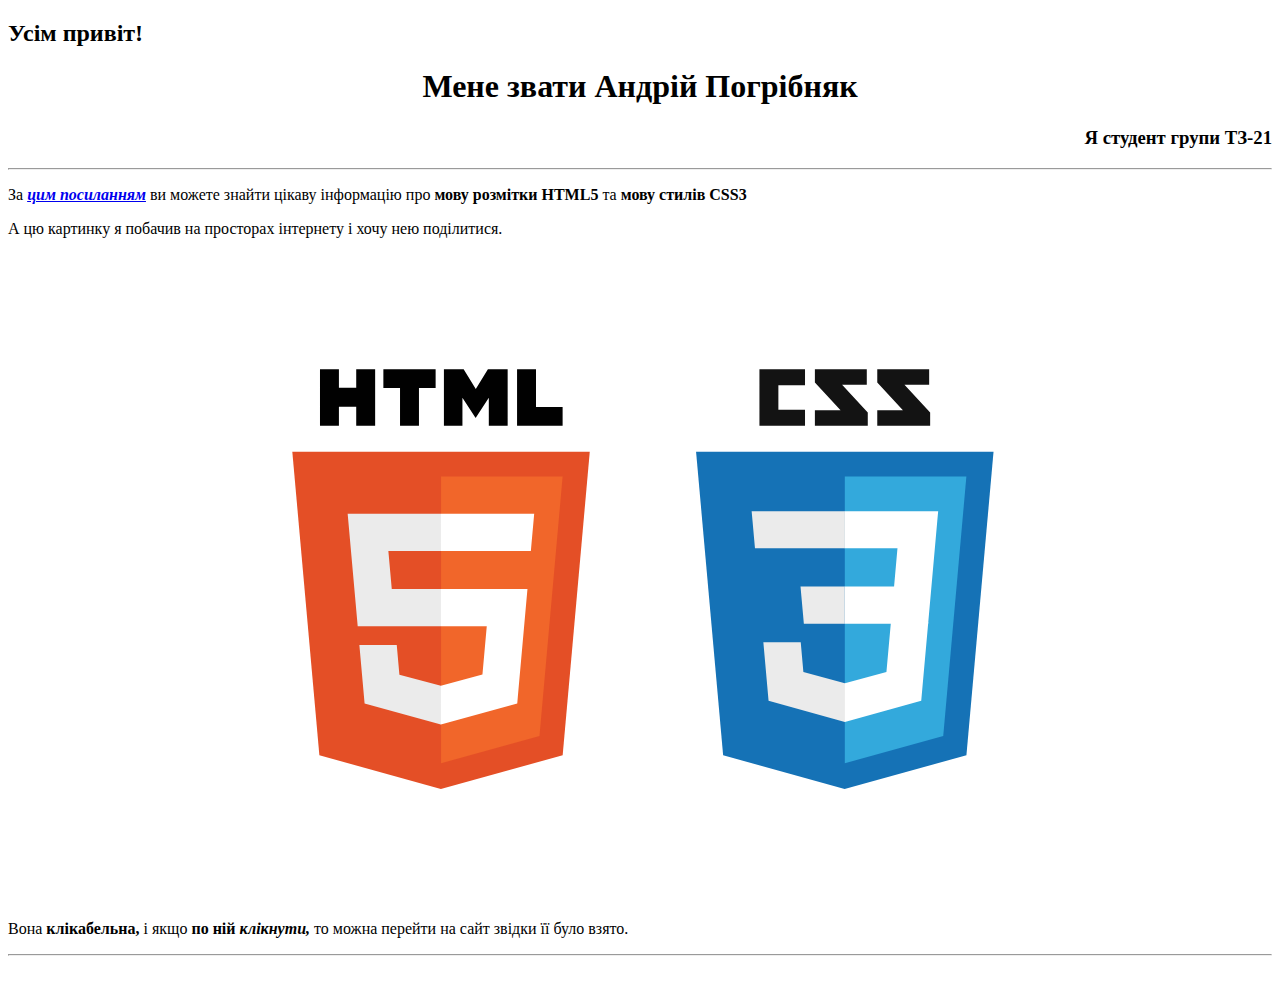
<file: Lab1/index.html>
<!DOCTYPE html>
<html lang="uk">
    <head>
        <meta charset="utf-8">
        <title>Лaбораторна робота 1 ТЗ-21 Погрібняк А.А.</title>
    </head>
    <body>
        <h2>Усім привіт!</h2>  
        <h1 style="text-align: center;">Мене звати Андрій Погрібняк</h1>
        <h3 style="text-align: right;">Я студент групи ТЗ-21</h3> 
        <hr>
        <p>
            За <b><i><a href="https://developer.mozilla.org/en-US/" target="_blank"> цим посиланням</a></i></b> ви можете знайти цікаву інформацію про <b>мову розмітки HTML5</b> та <b>мову стилів CSS3</b>
        </p>    
        <p>А цю картинку я побачив на просторах інтернету і хочу нею поділитися.</p>
        <br>
        <p style="text-align: center;"><a href="https://codeburst.io/25-html-css-tutorials-6a864f387185" target="_blank"><img src="images/1_lJ32Bl-lHWmNMUSiSq17gQ.png"  alt="HTML and CSS" ></a></p>
        <p>
            Вона <b>клікабельна,</b> і якщо <b>по ній <i>клікнути,</i></b> то можна перейти на сайт звідки її було взято.
        </p>
        <hr>
        <br>
    </body>

</html>
</file>
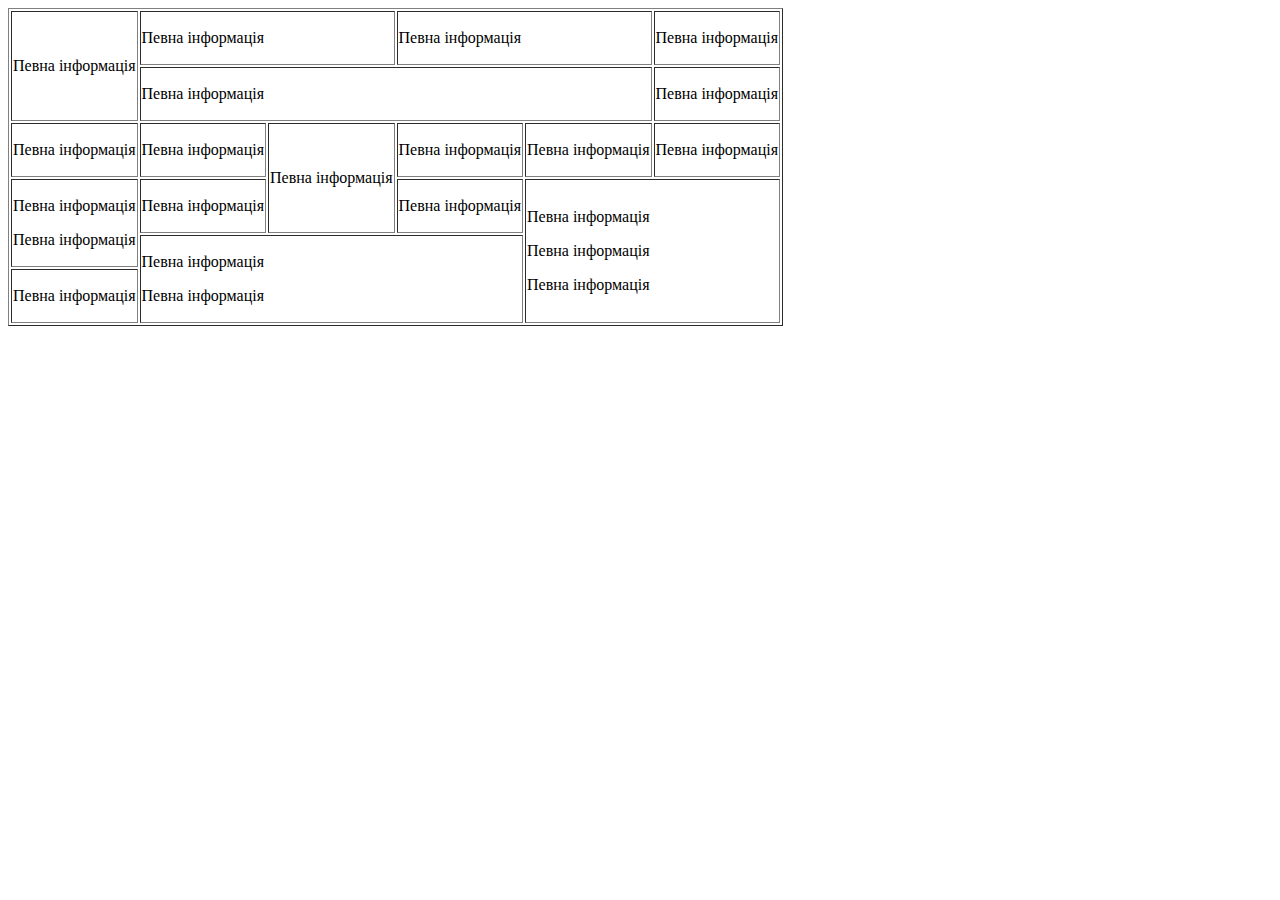
<file: Lab2/index.html>
<!DOCTYPE html>
<html>
    <head>
        <meta charset="utf-8">
        <title>Лабораторна робота 2 ТЗ-21 Погрібняк А.А.</title>
    </head>
    <body>
        <table border="1">
            <tr>
                <td rowspan="2"><p>Певна інформація</p></td>
                <td colspan="2"><p>Певна інформація</p></td>
                <td colspan="2"><p>Певна інформація</p></td>
                <td><p>Певна інформація</p></td>
            </tr>
            <tr>
                <td colspan="4"><p>Певна інформація</p></td>
                <td><p>Певна інформація</p></td>
            </tr>
            <tr>
                <td><p>Певна інформація</p></td>
                <td><p>Певна інформація</p></td>
                <td rowspan="2">Певна інформація</td>
                <td><p>Певна інформація</p></td>
                <td><p>Певна інформація</p></td>
                <td><p>Певна інформація</p></td>
            </tr>
            <tr>
                <td rowspan="2">
                    <p>Певна інформація</p>
                    <p>Певна інформація</p>
                </td>
                <td><p>Певна інформація</p></td>
                <td><p>Певна інформація</p></td>
                <td rowspan="3" colspan="2"><p>Певна інформація</p><p>Певна інформація</p><p>Певна інформація</p></td>
            </tr>
            <tr>
                <td rowspan="2" colspan="3"><p>Певна інформація</p><p>Певна інформація</p></td>
            </tr>
            <tr>
                <td><p>Певна інформація</p></td>
            </tr>
        
        </table>
    </body>
</html>
</file>
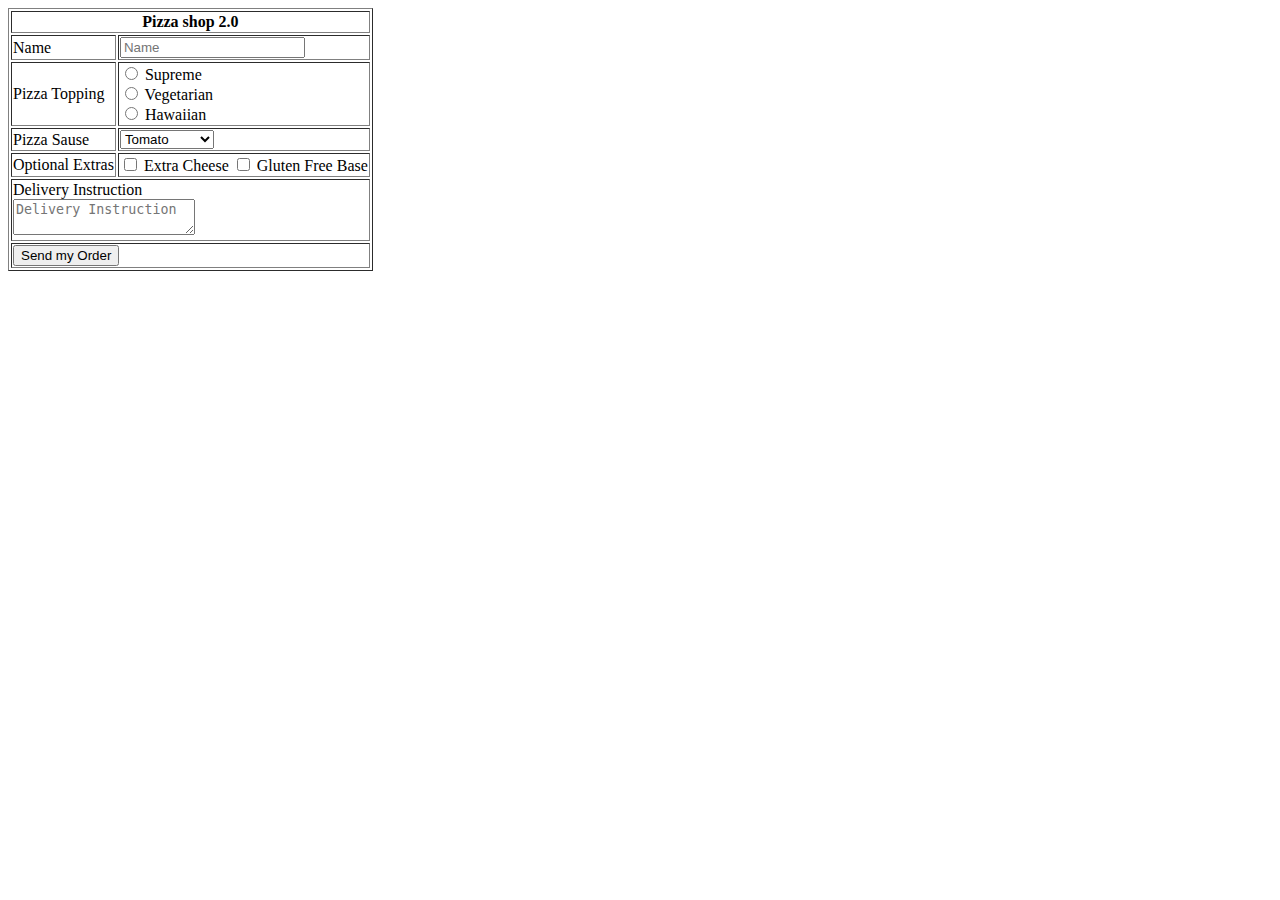
<file: Lab3/index.html>
<!DOCTYPE html>
<html lang="en">
    <head>
        <meta charset="utf-8">
        <title>Лабораторна робота 3 ТЗ-21 Погрібняк А.А.</title>
    </head>
    <body>
        <table border="1">
            <tr>
                <th colspan="2"><b>Pizza shop 2.0</b></th>
            </tr>
            <tr>
                <th style="font-weight: normal;text-align: left;"><label for="name">Name</label></th>
                <th Style="text-align: left;"><input id="name" type="text" name="name" placeholder="Name"></th>
            </tr>
            <tr>
                <th style="font-weight: normal;text-align: left;">Pizza Topping</th>
                <th style="font-weight: normal; text-align: left;" >
                    <input type="radio" id="Supreme" name="Topping" value="S">
                    <label for="Supreme">Supreme</label><br>
                    <input type="radio" id="Vegetarian" name="Topping" value="V">
                    <label for="Vegetarian">Vegetarian</label><br>
                    <input type="radio" id="Hawaiian" name="Topping" value="H">
                    <label for="Hawaiian">Hawaiian</label>
                </th>
            </tr>
            <tr>
                <th style="font-weight: normal;text-align: left;"><label for="Sause">Pizza Sause</label></th>
                <th style="font-weight: normal;text-align: left;">
                      <select id="Sause" name="Pizza Sause">
                        <option value="Tomato">Tomato</option>
                        <option value="Mayonnaise">Mayonnaise</option>
                        <option value="BBQ">BBQ</option>
                      </select>
                </th>
            </tr>
            <tr>
                <th style="font-weight: normal;text-align: left;">Optional Extras</th>
                <th  style="font-weight: normal;text-align: left;">
                    <input type="checkbox" id="ExtraCheese" name="Extras" value="C">
                    <label for="ExtraCheese">Extra Cheese</label>
                    <input type="checkbox" id="GlutenFreeBase" name="Extras" value="G">
                    <label for="GlutenFreeBase">Gluten Free Base</label>
                </th>
            </tr>
            <tr>
                <th style="font-weight: normal;text-align: left;" colspan="2"><label for="Delivery">Delivery Instruction</label><br>
                <textarea id="Delivery" name="Delivery" placeholder="Delivery Instruction"></textarea>
                </th>
            </tr>
            <tr>
                <th style="font-weight: normal;text-align: left;" colspan="2" ><button type="submit">Send my Order</button></th>
            </tr>
        </table>
    </body>
</html>
</file>
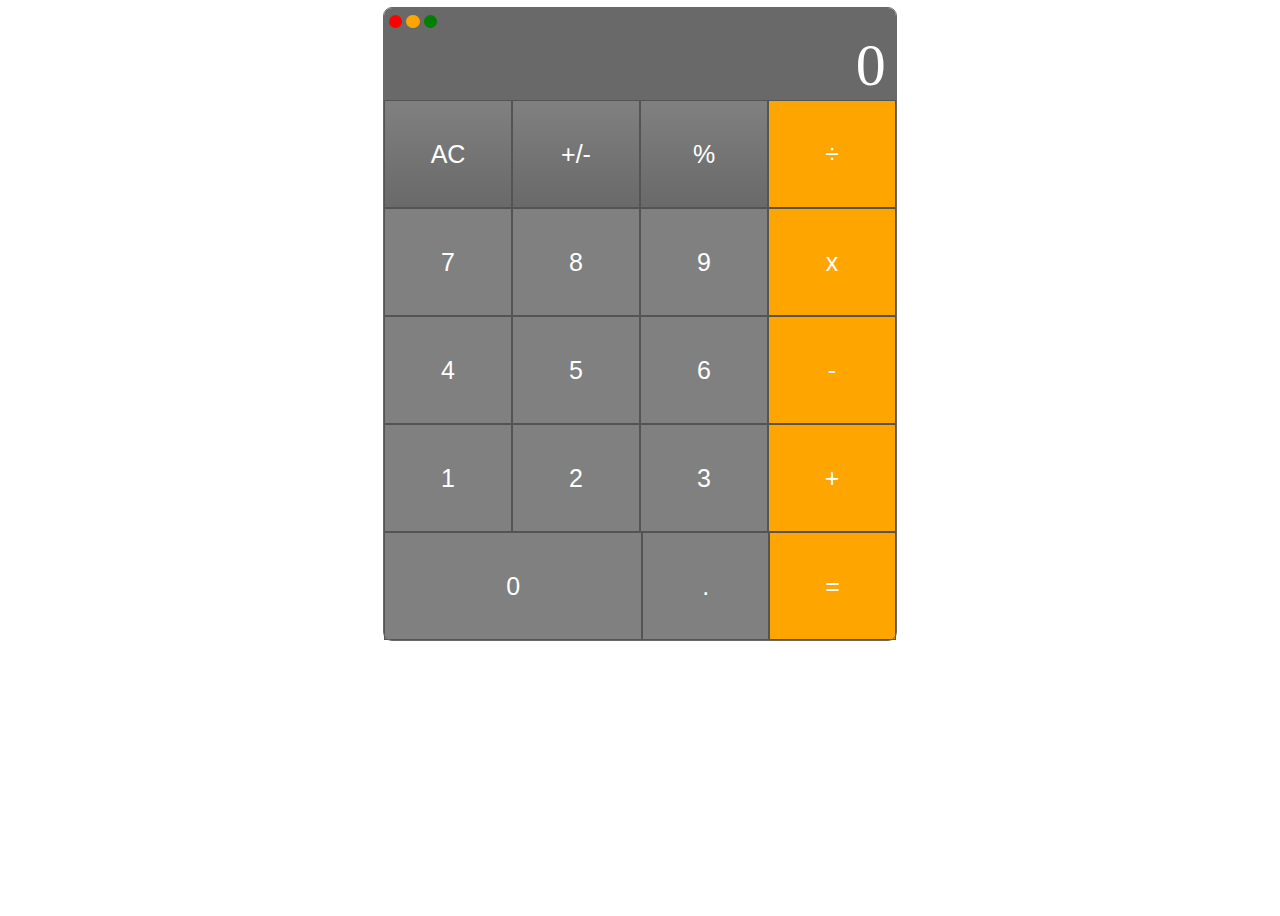
<file: Lab4/index.html>
<!DOCTYPE html>
<html lang="uk">
    <head>
        <meta charset="utf-8">
        <title>Pohribniak Andrii TZ-21 Lab4</title>
        <link rel="stylesheet" href="index.css">
    </head>
    <body>
        <div class="container">

            <div class="head">
                <button class="circle circle1"></button> 
                <button class="circle circle2"></button>
                <button class="circle circle3"></button>
            </div>  

             <div class="body">
                
                <div class="calc">0</div>

                <div class="buttons">
                    <button class="b row">AC</button>
                    <button class="b row">+/-</button>
                    <button class="b row">%</button>
                    <button class="b orange operator">&divide;</button>
                </div>
                <div class="buttons">
                    <button class="b">7</button>
                    <button class="b">8</button>
                    <button class="b">9</button>
                    <button class="b orange operator">x</button>
                </div>
                <div class="buttons">
                    <button class="b">4</button>
                    <button class="b">5</button>
                    <button class="b">6</button>
                    <button class="b orange operator">-</button>
                </div>
                <div class="buttons">
                    <button class="b">1</button>
                    <button class="b">2</button>
                    <button class="b">3</button>
                    <button class="b orange operator">+</button>
                </div>
                <div class="buttons">
                    <button class="bb s">0</button>
                    <button class="bb">.</button>
                    <button class="bb orange operator">=</button>   
                </div>

            </div>
        </div>
    </body>
</html>
</file>
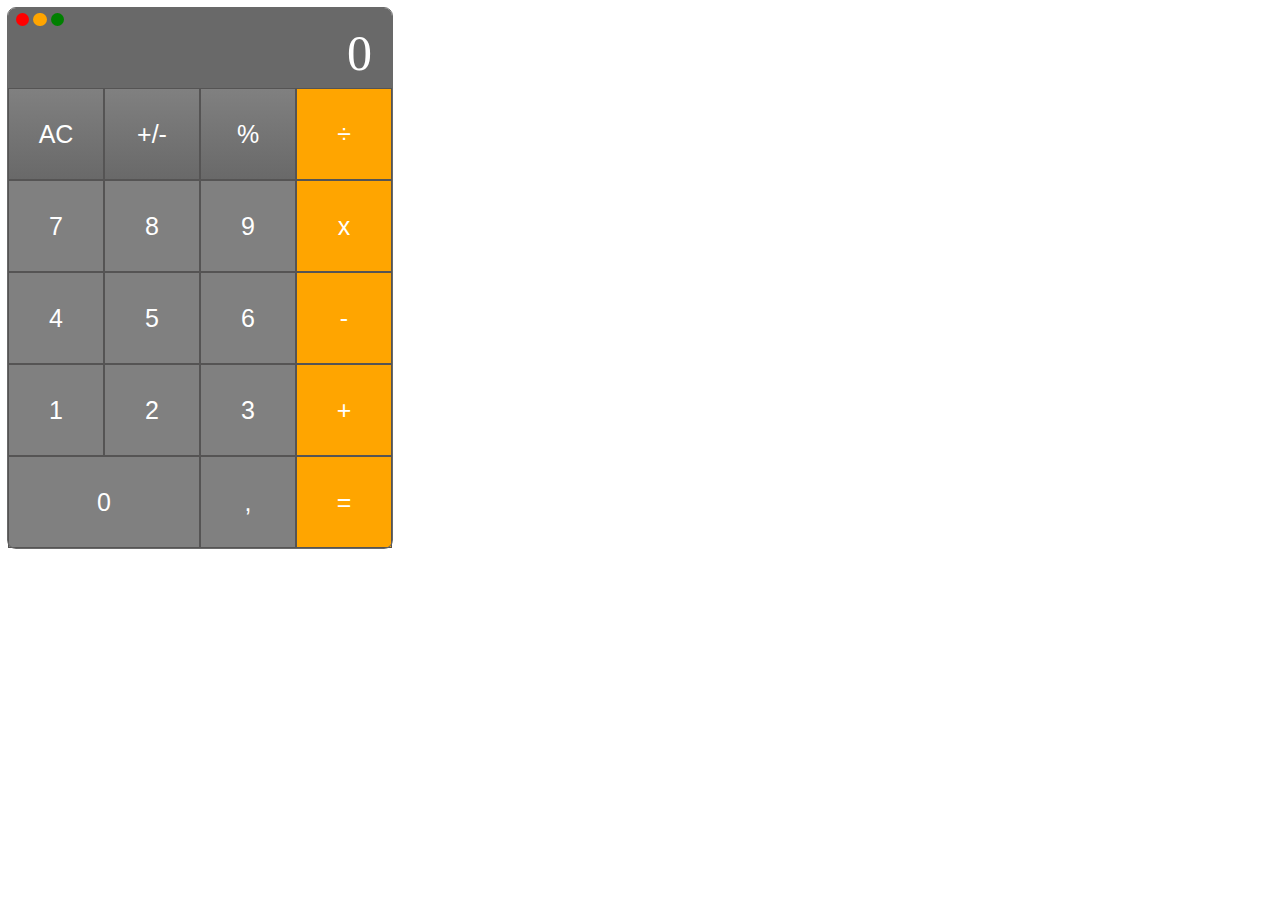
<file: Lab5/index.html>
<!DOCTYPE html>
<html lang="uk">
    <head>
        <meta charset="utf-8">
        <title>Pohribniak Andrii TZ-21 Lab5</title>
        <link rel="stylesheet" href="index.css">
    </head>
    <body>
        <article class="container">
            <section class="head">
                <button class="circle circle1"></button> 
                <button class="circle circle2"></button>
                <button class="circle circle3"></button>
            </section>
            <section class="main">0</section>
            <section class="buttons">
                <button class="b b1 row">AC</button>
                <button class="b b2 row">+/-</button>
                <button class="b b3 row">%</button>
                <button class="b b4 orange">&divide;</button>
                <button class="b b5">7</button>
                <button class="b b6">8</button>
                <button class="b b7">9</button>
                <button class="b b8 orange">x</button>
                <button class="b b9">4</button>
                <button class="b b10">5</button>
                <button class="b b11">6</button>
                <button class="b b12 orange">-</button>
                <button class="b b13">1</button>
                <button class="b b14">2</button>
                <button class="b b15">3</button>
                <button class="b b16 orange">+</button>
                <button class="b b17">0</button>
                <button class="b b18">,</button>
                <button class="b b19 orange">=</button>  
            </section>
        </article>
    </body>
</html>
</file>
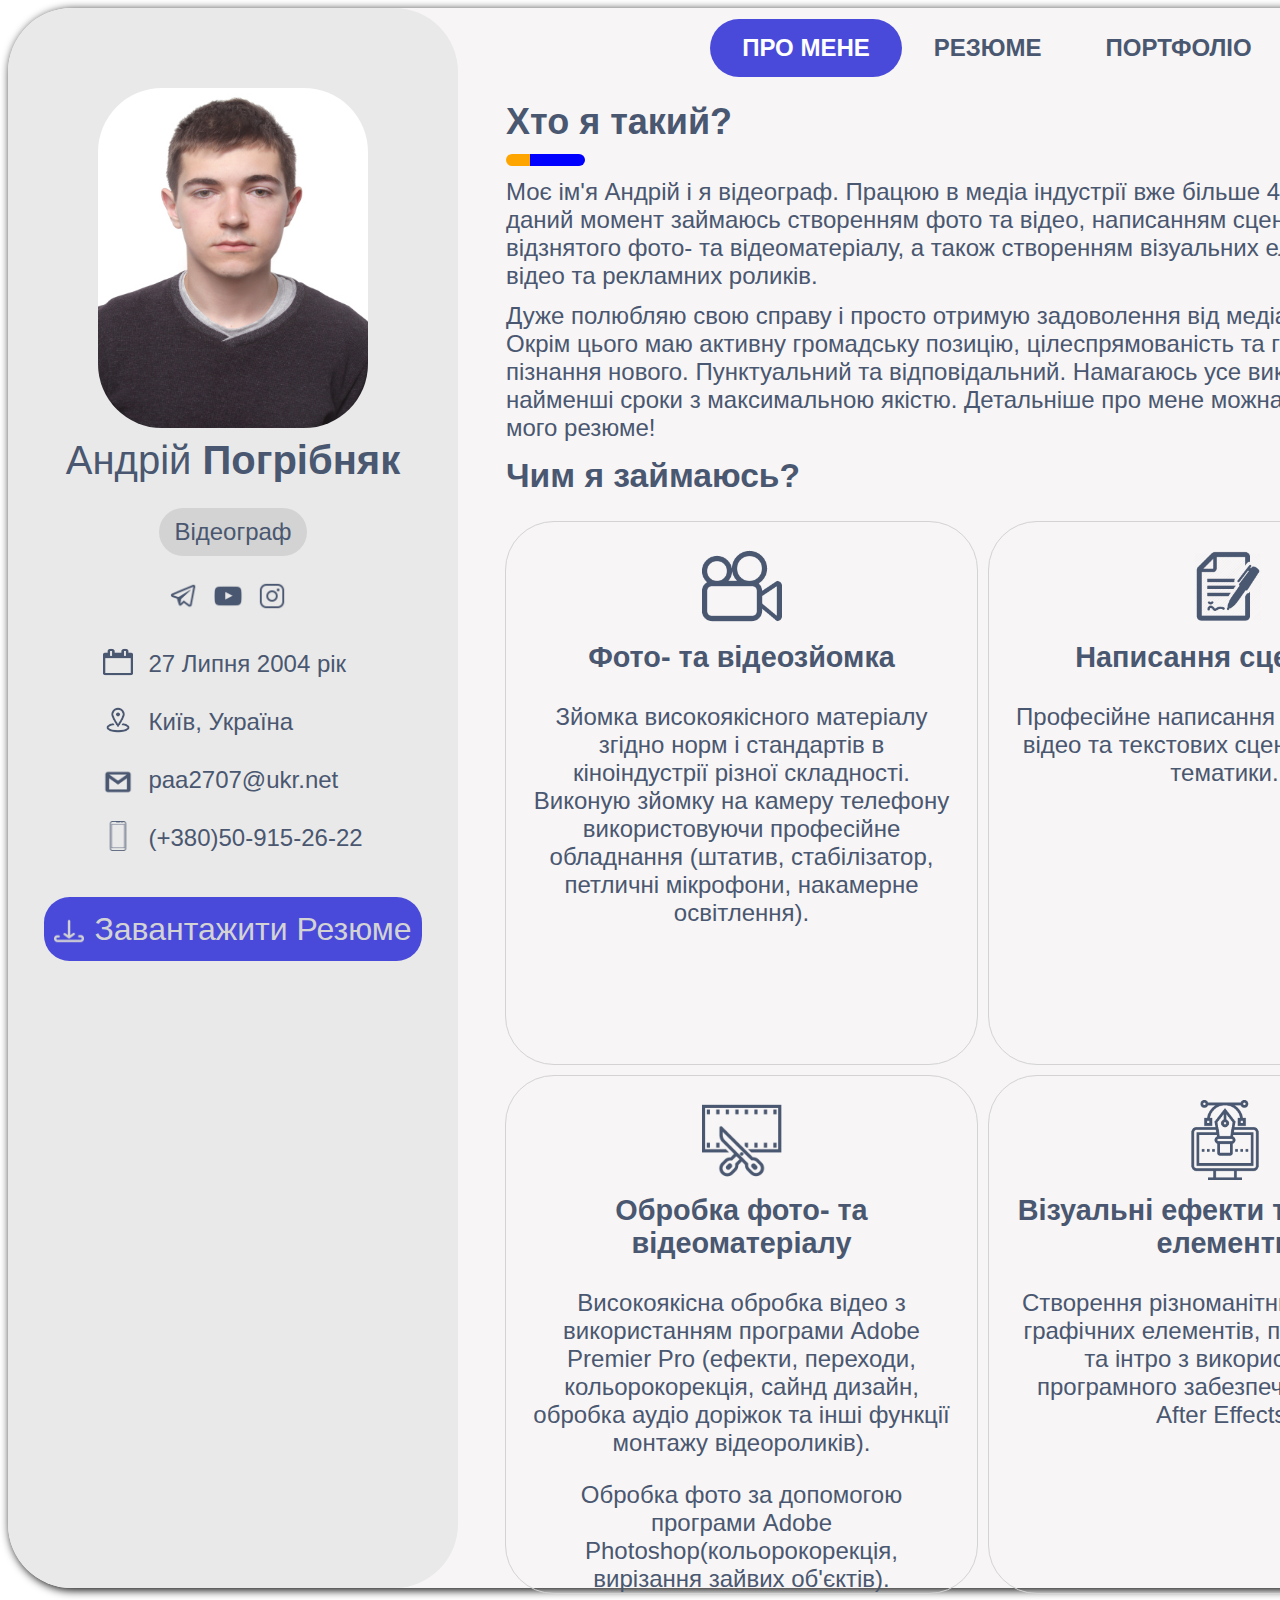
<file: Lab6/index.html>
<!DOCTYPE html>
<html lang="uk">
    <head>
        <meta charset="utf-8">
        <title>Pohribniak Andrii TZ-21 Lab6</title>
        <link rel="stylesheet" href="index.css">
    </head>
    <body>
        <article class="main">
            <section id="aboutme">
                <img src="images\IMG_0505.jpg" alt="My Photo" width="270em" height="340em" id="Photo">
                <p id="name">Андрій <b>Погрібняк</b></p>
                <section class="a">
                    <p id="job">Відеограф</p>
                </section>
                <section class="socialmedia">
                    <a href="https://t.me/Paa2707" target="_blank" id="Telegram"> <img src="images\Telegram.png" alt="Telegram" width="30em" height="30em"></a>
                    <a href="https://youtube.com/@_Hybrid_Channel_?si=zrD72AfcQAbTYGBj" target="_blank" id="YouTube"><img src="images\YouTube.png" alt="YouTube" width="30em" height="30em"></a>
                    <a href="https://www.instagram.com/paa27071?igsh=MXdxcXZ2ZjE5M3Bjbg==" target="_blank" id="Instagram"><img src="images\Instagram.png" alt="Instagram" width="30em" height="30em"></a>
                </section>
                <section class="shirtinfo">
                    <section class="shirtinfoone">
                        <img src="images\calendar1.png" width="30em" height="30em" id="calendar1"><p id="birthday"> 27 Липня 2004 рік</p>
                    </section>
                    <section class="shirtinfotwo">
                        <img src="images\geo.png" width="30em" height="30em" id="place1"><p id="place">Київ, Україна</p>
                    </section>
                    <section class="shirtinfothree">
                        <img src="images\email.png" width="30em" height="30em" id="email1"><p id="email">paa2707@ukr.net</p>
                    </section>
                    <section class="shirtinfofour">
                        <img src="images\phone.png" width="30em" height="30em" id="phone1"><p id="phone">(+380)50-915-26-22</p>
                    </section>
                </section>
                <buttom class="rezume">
                    <a href="https://drive.google.com/uc?export=download&id=1hxY-AskPUXwemL8trtC-s3avmwbtiVjc" download id="rezumepos">
                        <section class="pp">
                            <img src="images\download.png" width="30em" height="30em" id="download">
                            <p id="rezume">Завантажити Резюме</p>
                        </section>
                    </a>
                </buttom>
            </section>

            
            <section id="datails">
                <nav class="navigation">
                    <button id="about"><b>ПРО МЕНЕ</b></button>
                    <button id="resume"><b>РЕЗЮМЕ</b></button>
                    <button id="portfolio"><b>ПОРТФОЛІО</b></button>
                    <button id="contact"><b>КОНТАКТИ</b></button>
                </nav>
                <section class="information">
                    <p id="info1"><b>Хто я такий?</b></p>
                    <section class="line">
                        <section id="line1"></section>
                        <section id="line2"></section>
                    </section>
                    <p id="maininfo">
                        Моє ім'я Андрій і я відеограф. Працюю в медіа індустрії вже більше 4-ох років. І на даний момент займаюсь створенням фото та відео, написанням сценаріїв, обробкою відзнятого фото- та відеоматеріалу, а також створенням візуальних елементів для відео та рекламних роликів.
                    </p>
                    <p id="maininfo">
                        Дуже полюбляю свою справу і просто отримую задоволення від медіа напрямку. Окрім цього маю активну громадську позицію, цілеспрямованість та готовність до пізнання нового. Пунктуальний та відповідальний.  Намагаюсь усе виконати в найменші сроки з максимальною якістю. Детальніше про мене можна дізнатися з мого резюме!
                    </p>
                </section>
                <section class="work">
                    <p id="work"><b>Чим я займаюсь?</b></p>
                    <section id="type1">
                        <img src="images\camera.png" width="80em" height="80em" id="camera">
                        <p id="type11"><b>Фото- та відеозйомка</b></p>
                        <p id="type111">Зйомка високоякісного матеріалу згідно норм і стандартів в кіноіндустрії різної складності. Виконую зйомку на камеру телефону використовуючи професійне обладнання (штатив, стабілізатор, петличні мікрофони, накамерне освітлення).</p>
                    </section>
                    <section id="type2">
                        <img src="images\scen.png" width="80em" height="80em" id="scenarii">
                        <p id="type22"><b>Написання сценаріїв</b></p>
                        <p id="type222">Професійне написання сценаріїв для відео та текстових сценаріїв на різні тематики.</p>
                    </section>
                    <section id="type3">
                        <img src="images\montaj.png" width="80em" height="80em" id="obrobka">
                        <p id="type33"><b>Обробка фото- та відеоматеріалу</b></p>
                        <p id="type333">Високоякісна обробка відео з використанням програми Adobe Premier Pro (ефекти, переходи, кольорокорекція, сайнд дизайн, обробка аудіо доріжок та інші функції монтажу відеороликів).</p>
                        <p id="type3333">Обробка фото  за допомогою програми Adobe Photoshop(кольорокорекція, вирізання зайвих об'єктів).</p>
                    </section>
                    <section id="type4">
                        <img src="images\design.png" width="80em" height="80em" id="design">
                        <p id="type44"><b>Візуальні ефекти та графічні елементи</b></p>
                        <p id="type444">Створення різноманітних ефектів та графічних елементів, промо роликів та інтро з використанням програмного забезпечення Adobe After Effects.</p>
                    </section>
                </section>

            </section>
        </article>
    </body>
</html>
</file>
<file: Lab4/index.css>
body{
    min-height: 100vh;
    display:flex;
    justify-content: center;
    align-items: flex-start;
}

.container {
    display: flex;
    border-radius: 0.5em;
    outline: 1px solid rgb(105, 105, 105);
    background-color: rgb(105, 105, 105);
    max-width: 40vw;
    max-height: 100vh;
    flex-direction: column;
    flex: 0 1 60%;
}
.circle{
      border-radius: 50%;
      height: 1em;
      width: 1em;
      border: none;
      justify-content: space-around;
}
.circle1 {
    background-color: red; 
}
.circle2 {
    background-color: orange; 
}
.circle3 {
    background-color: green;  
}

.body{
    max-width: 40vw;
    max-height: 99vh;
}
.head{
    padding-left: 5px;
    padding-top: 5px;
}
.calc{
    background-color: rgb(105, 105, 105);
    color: white;
    font-size: 2em;
    border:0;
    text-align: right;
    max-width: 98%;
    max-height: 30vh;
    font-size: 60px;
    font-weight: 10;   
}


.buttons{
    display:flex;
    max-width: 100%;
    align-items: stretch;
}

.b{
    color: white;
    font-size: 25px;
    height: 12vh;
    border:1px solid #555454;
    background: gray;
    flex: 1 0 25%;
}
.b:hover{
    background:rgb(165, 165, 165);
    color: white;
}
.bb{
    color: white;
    font-size: 25px;
    height: 12vh;
    border:1px solid #555454;
    background: gray;
    flex-grow: 1;
    flex-basis: 23vh;
}
.bb:hover{
    background:rgb(165, 165, 165);
    color: white;
}
.s{
    flex-basis: 48vh;
}

.row{
    background: linear-gradient(gray,rgb(105, 105, 105));
}
.orange{
    background-color:orange;
}
.orange:hover{
    background:rgb(255, 198, 92);
    color: white;
}
</file>
<file: Lab5/index.css>
.container{
    border-radius: 0.5em;
    outline: 1px solid rgb(105, 105, 105);
    background-color: rgb(105, 105, 105);
    width: 30em;
    height: 60em;
    max-width: 30vw;
    max-height: 60vh;
    min-width: 200px;
    min-height: 300px;
    display: grid;
    grid-template-columns: 1fr 1fr 1fr 1fr;
    grid-template-rows: 1em 4em 1fr ;

    grid-template-areas: 
    "head head head head"
    "main main main main"
    "buttons buttons buttons buttons";
}
.circle{
    border-radius: 50%;
    height: 1em;
    width: 1em;
    border: none;

}
.circle1 {
  background-color: red; 
}
.circle2 {
  background-color: orange; 
}
.circle3 {
  background-color: green;  
}


.head{
    grid-area: head;
    padding-top: 0.2em;
    padding-left: 0.5em;
}
.main{
    grid-area: main;
    color: white;
    border:0;
    text-align: right;
    font-size: 50px;
    font-weight: 6;  
    padding-right: 0.4em; 
}
.buttons{
    grid-area: buttons;
    display: grid;
    grid-template-columns: 1fr 1fr 1fr 1fr;
    grid-template-rows: 1fr 1fr 1fr 1fr 1fr;

    grid-template-areas: 
    "b1 b2 b3 b4"
    "b5 b6 b7 b8"
    "b9 b10 b11 b12"
    "b13 b14 b15 b16"
    "b17 b17 b18 b19"; 
}
.b{
    color: white;
    font-size: 25px;
    border:1px solid #555454;
    background: gray;
}
.b:hover{
    background:rgb(165, 165, 165);
    color: white;
}
.row{
    background: linear-gradient(gray,rgb(105, 105, 105));
}
.orange{
    background-color:orange;
}
.orange:hover{
    background:rgb(255, 198, 92);
    color: white;
}
.b1{
    grid-area: b1;
}
.b2{
    grid-area: b2;
}
.b3{
    grid-area: b3;
}
.b4{
    grid-area: b4;
}
.b5{
    grid-area: b5;
}
.b6{
    grid-area: b6;
}
.b7{
    grid-area: b7;
}
.b8{
    grid-area: b8;
}
.b9{
    grid-area: b9;
}
.b10{
    grid-area: b10;
}
.b11{
    grid-area: b11;
}
.b12{
    grid-area: b12;
}
.b13{
    grid-area: b13;
}
.b14{
    grid-area: b14;
}
.b15{
    grid-area: b15;
}
.b16{
    grid-area: b16;
}
.b17{
    grid-area: b17;
}
.b18{
    grid-area: b18;
}
.b19{
    grid-area: b19;
}
</file>
<file: Lab6/index.css>
.main{
    background-color: rgb(247, 245, 245);
    box-shadow: 2px 2px 10px black;
    max-width: 100%;
    max-height: 100%;
    min-width: 1500px;
    border-radius: 4em;
    font-family: Calibri, Bold, sans-serif;
    display: grid;
    grid-template-columns: 30% 70%;
    grid-template-rows: 1fr;
    grid-template-areas:
    "aboutme datails";
}

#aboutme{
    grid-area: aboutme;
    background-color: rgb(233, 233, 233);
    border-radius: 4em;
    display: flex;
    flex-direction: column;
    justify-content: flex-start;
    align-items: center;
}

#Photo{
    margin-top: 5em;
    border-radius: 4em;
}

#name{
    font-size: 2.5em;
    margin: 0;
    padding-top: 10px;
    padding-bottom: 25px;
    color:#4a5770
}

.a{
    padding-left: 15px;
    padding-right: 15px;
    border-radius: 1em;
    background-color: #d3d3d3;
    font-size: 1.5em;
    line-height: 0;
    color:#4a5770;
}

.socialmedia{
    padding-top: 25px;
    padding-bottom: 25px;
}
#Telegram,#Instagram,#YouTube{
    padding-right: 10px;
    transition: transform 0.3s;
}
#Telegram:hover,#Instagram:hover,#YouTube:hover{
    opacity:0.5;
}

.shirtinfo{
    padding-bottom: 25px;
    font-size: 1.5em;
    line-height: 0;
    color:#4a5770;
}

.shirtinfoone,.shirtinfotwo, .shirtinfothree,.shirtinfofour{
display:flex;
flex-direction: row;
padding-bottom: 10px;
}

#calendar1,#place1,#phone1{
    padding-right: 15px;
    padding-top: 7px;
}
#email1{
    padding-right: 15px;
    padding-top: 11px;
}

.pp{
    display:flex;
    flex-direction: row; 
    padding-left: 10px;
    padding-right: 10px;
}
#rezumepos{
    color:#d3d3d3;
    text-decoration: none;
}
#download{
    padding-right: 10px;
    padding-top: 19px;
} 
.rezume{
    font-size: 2em;
    line-height: 0;
    color:#d3d3d3;
    background-color: rgb(74, 74, 218);
    border-radius: 0.8em;
    margin-bottom: 1em;

}
.rezume:hover{
    background-color: rgb(114, 114, 221);
}



#datails{
    grid-area: datails;
    border-radius: 4em;
    display: grid;
    grid-template-columns: 1fr;
    grid-template-rows: 5% 23% 1fr;

}
.navigation{
    display: flex;
    flex-direction: row;
    justify-content: flex-end;
    align-items: center;
    padding-right: 2em;
    overflow: auto; 
    margin-bottom: 0;
}
#about,#resume,#portfolio,#contact{
    padding-right: 3em;
    font-size: 1.5em;
    color:#4a5770;
    background-color: rgb(247, 245, 245);
    border: none;
    cursor: pointer;
    border-radius: 2em;
    padding: 15px 32px;
    font-size: 1.5em;
}
#about{
    background-color: rgb(74, 74, 218);
    color: white;
}
#about:hover,#resume:hover,#portfolio:hover,#contact:hover{
    opacity:0.5;
}
.line{
    display: flex;
}
#line1{
    background-color: orange;
    height: 0.5em;
    width: 1em;
    border-top-left-radius: 5em;
    border-bottom-left-radius: 5em;
}
#line2{
    background-color:blue;
    height: 0.5em;
    width: 2.3em;
    border-top-right-radius: 5em;
    border-bottom-right-radius: 5em;
}
.information {
    padding-left: 2em;
    padding-right: 2em;
    font-size: 1.5em;
    color:#4a5770;
}
#info1{
    font-size: 1.5em;
    margin-bottom: 0.3em;
    margin-top: 0.4em;
}
#maininfo{
    margin-top: 0.5em;
    margin-bottom: 0;
}

.work{
    margin-top: 0;
    display: grid;
    padding-left: 2em;
    padding-right: 2em;
    font-size: 1.5em;
    grid-gap: 0.5em 0.5em;
    color:#4a5770;
    grid-template-columns: 1fr 1fr;
    grid-template-rows: 2.5em 1fr 1fr;
    grid-template-areas: 
    "work work"
    "type1 type2"
    "type3 type4";
}
#work{
    grid-area: work;
    font-size: 1.4em;
    margin-top: 0.2em;
    margin-bottom: 0;
}
#type1{
    text-align: center;
    grid-area: type1;
    outline: 1px solid #d3d3d3;
    border-radius: 2em;
    padding-bottom: 0;
    margin-bottom: 0;
}
#type2{
    text-align: center;
    grid-area: type2;
    outline: 1px solid #d3d3d3;
    border-radius: 2em;
    padding-bottom: 0;
    margin-bottom: 0;
}
#type3{
    text-align: center;
    margin-bottom: 1em;
    grid-area: type3;
    outline: 1px solid #d3d3d3;
    border-radius: 2em;
}
#type4{
    text-align: center;
    margin-bottom: 1em;
    grid-area: type4;
    outline: 1px solid #d3d3d3;
    border-radius: 2em;
}
#camera,#scenarii,#obrobka,#design{
    padding-top: 1em;
}
#type11,#type22,#type33,#type44{
    padding-top: 0;
    margin-top: 0.3em;
    font-size: 1.2em;
}
#type111,#type222,#type333,#type444,#type3333{
    padding-left: 1em;
    padding-right: 1em;
    padding-bottom: 0;
    margin-bottom: 0;
}
</file>
